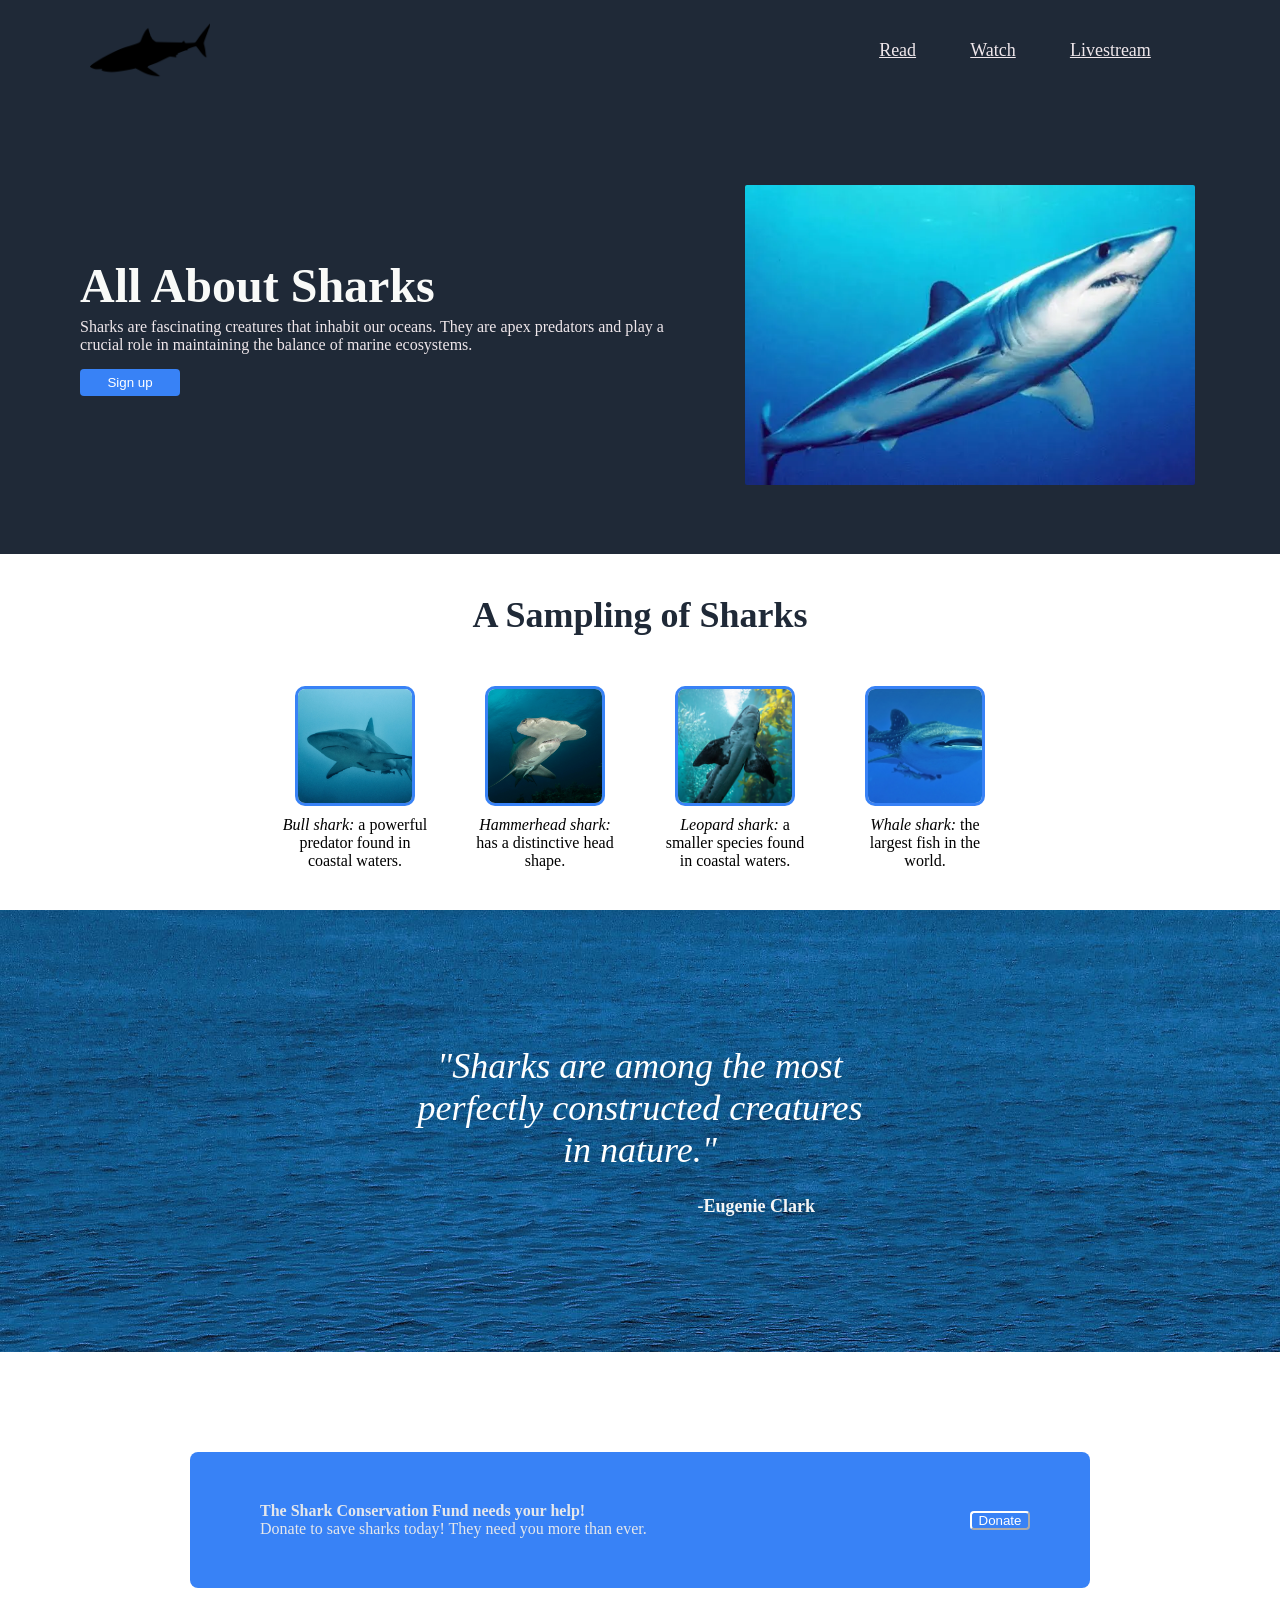
<file: index.html>
<!DOCTYPE html>
<html lang="en">
<head>
    <meta charset="UTF-8">
    <meta name="viewport" content="width=device-width, initial-scale=1.0">
    <link rel="stylesheet" href="style.css">
    <title>Website</title>
</head>
<body>

<header>
  <div class="container header-inner">

    <div class="logo">
     <img class="sharklogo" src="images/sharklogo.png" alt="Shark logo">
    </div>

    <nav>
      <ul class="navlist">
        <li><a href="#">Read</a></li>
        <li><a href="#">Watch</a></li>
        <li><a href="#">Livestream</a></li>
      </ul>
    </nav>

  </div>
</header>
    
    <main>
        <div class ="mainsection">
            <div class="maintext">
                <h1 class="awesome">All About Sharks</h1>
                <p>Sharks are fascinating creatures that inhabit our oceans. They are apex predators and play a crucial role in maintaining the balance of marine ecosystems.</p>
                <button class="signup">Sign up</button>
            </div>
            <div class="mainpic">
                <img src="images/shark.jpg" alt ="A shark" class="shark">
            </div>
        </div>
        </div>
    </main>

    <section class="info">
  <h2>A Sampling of Sharks</h2>

  <div class="boxes">

    <div class="item">
      <div class="picbox">
        <img src="images/bull.jpg" alt="A shark">
      </div>
      <p class="subtext"><em>Bull shark:</em> a powerful predator found in coastal waters.</p>
    </div>

    <div class="item">
      <div class="picbox">
        <img src="images/hammerhead.jpg" alt="A shark">
      </div>
      <p class="subtext"><em>Hammerhead shark:</em> has a distinctive head shape.</p>
    </div>

    <div class="item">
      <div class="picbox">
        <img src="images/leopard.jpg" alt="A shark">
      </div>
      <p class="subtext"><em>Leopard shark:</em> a smaller species found in coastal waters.</p>
    </div>

    <div class="item">
      <div class="picbox">
        <img src="images/whaleshark.jpg" alt="A shark">
      </div>
      <p class="subtext"><em>Whale shark:</em> the largest fish in the world.</p>
    </div>

  </div>
</section>

    <section class="quote">
        <div class="quotesection">
        <h3>"Sharks are among the most perfectly constructed creatures in nature."</h3>
        <p>-Eugenie Clark</p>
    </div>
    </section>

    <section>
        <div class="cta">
            <div class="ctatext">
              <h4>The Shark Conservation Fund needs your help!</h4>
              <p>Donate to save sharks today! They need you more than ever.</p>
            </div>
            <div class="ctabutton">
              <button class="signup2" href="https://www.sharkconservationfund.org/">Donate</button></a>
            </div>
        </div>
        </div>
    </section>

</body>
</html>
</file>
<file: style.css>
* {
    box-sizing: border-box;
    margin: 0;
    padding: 0;
}

.container {
  max-width: 1100px;
  margin: auto;
}

body{
    font-family: Roboto;
}


.sharklogo {
    height: 60px;
    width: auto;
}


header{
    background-color:#1f2937;
}

.header-inner{
    display:flex;
    justify-content:space-between;
    align-items:center;
    padding:20px 0;
}

main {
    background-color: #1f2937;
    display: flex;
    flex-direction: column;
    gap: 10px;
    padding: 60px 20px;
}

nav ul{
    display:flex;
    list-style:none;
    gap:15px;
    white-space: nowrap;
}

.awesome {
    color: #f9faf8; 
    font-weight: 900;
    font-size: 48px;
}

nav a{
    color: #efe7eb;
    font-size: 18px;
}
    

button.signup{ 
    background-color: #3882f6;
    width: 100px;
    border-radius: 4px;
    border: none;
    color: white;
    padding: 6px;
}

button.signup2 {
    background-color: #3882f6;
    width: 60px;
    border-color: white;
    border-width: 2px;
    border-radius: 4px;
    color: white;
}


.info h2{
    text-align:center;
    font-size: 36px;
    color:#1f2937;
    font-weight: 900;
    margin: 40px 0 10px 0;
}

.boxes{
    display:flex;
    justify-content:center;
    gap:40px;
     padding: 40px;
}

.item{
    display:flex;
    flex-direction:column;
    align-items:center;
    text-align:center;
    width:150px;
}

.picbox{
    width:120px;
    height:120px;
    border:3px solid #3882f6;
    border-radius:10px;
    overflow:hidden;
    margin: 0 0 10px 0;
}

.picbox img{
    width:100%;
    height:100%;
    object-fit:cover;
}


.mainsection{
    display:flex;
    align-items:center;
    justify-content:center;
    gap:60px;
}

.mainsection p{
    color: #efe7eb;
    padding: 15px 0px;
}

.maintext {
    display: flex;
    flex-direction: column;
    max-width: 600px;
}

.maintext h1{
    margin: 0 0 -10px 0;
}

.mainpic{ 
    margin: 20px 0 0 0;
    padding: 5px;
}

.shark {
      max-height: 300px;
      max-width: 1000px;
      object-fit: cover;
      border-radius: 2px;
}

.quote{
    background-color: #e5e7eb;
    background-image: url('images/ocean.jpg');
    background-size: cover;
    padding: 100px;
}

.quote h3{ 
    text-align: center;
    font-size: 36px;
    color: white;
    font-weight: 300;
    margin: 35px 300px 0 300px;
    max-width: 100%;
    display: block;
    font-style: italic;
}

.quote p{
    text-align: right;
    font-size: 18px;
    color: whitesmoke;
    font-weight: 900;
    margin: 25px 365px 35px 0;
}

.ctasection{
    max-width: 150px;
}

.cta{
    display:flex;
    justify-content:space-between;
    align-items:center;

    max-width:900px;
    margin:100px auto;
    padding:40px 60px;

    background:#3882f6;
    border-radius:8px;
}

.ctatext {
    display: flex;
    flex-direction: column;
    color: #e5e7eb;
    margin: 10px;
}

.ctabutton{
    justify-content: center;
    margin: 0 0 0 20px;
}

.logo {
    display: flex;
    align-items: center;
    gap: 10px;
}

.navlist {
    color: white;
    display: flex;
    justify-content: space-evenly;
    width: 350px;
}
</file>
